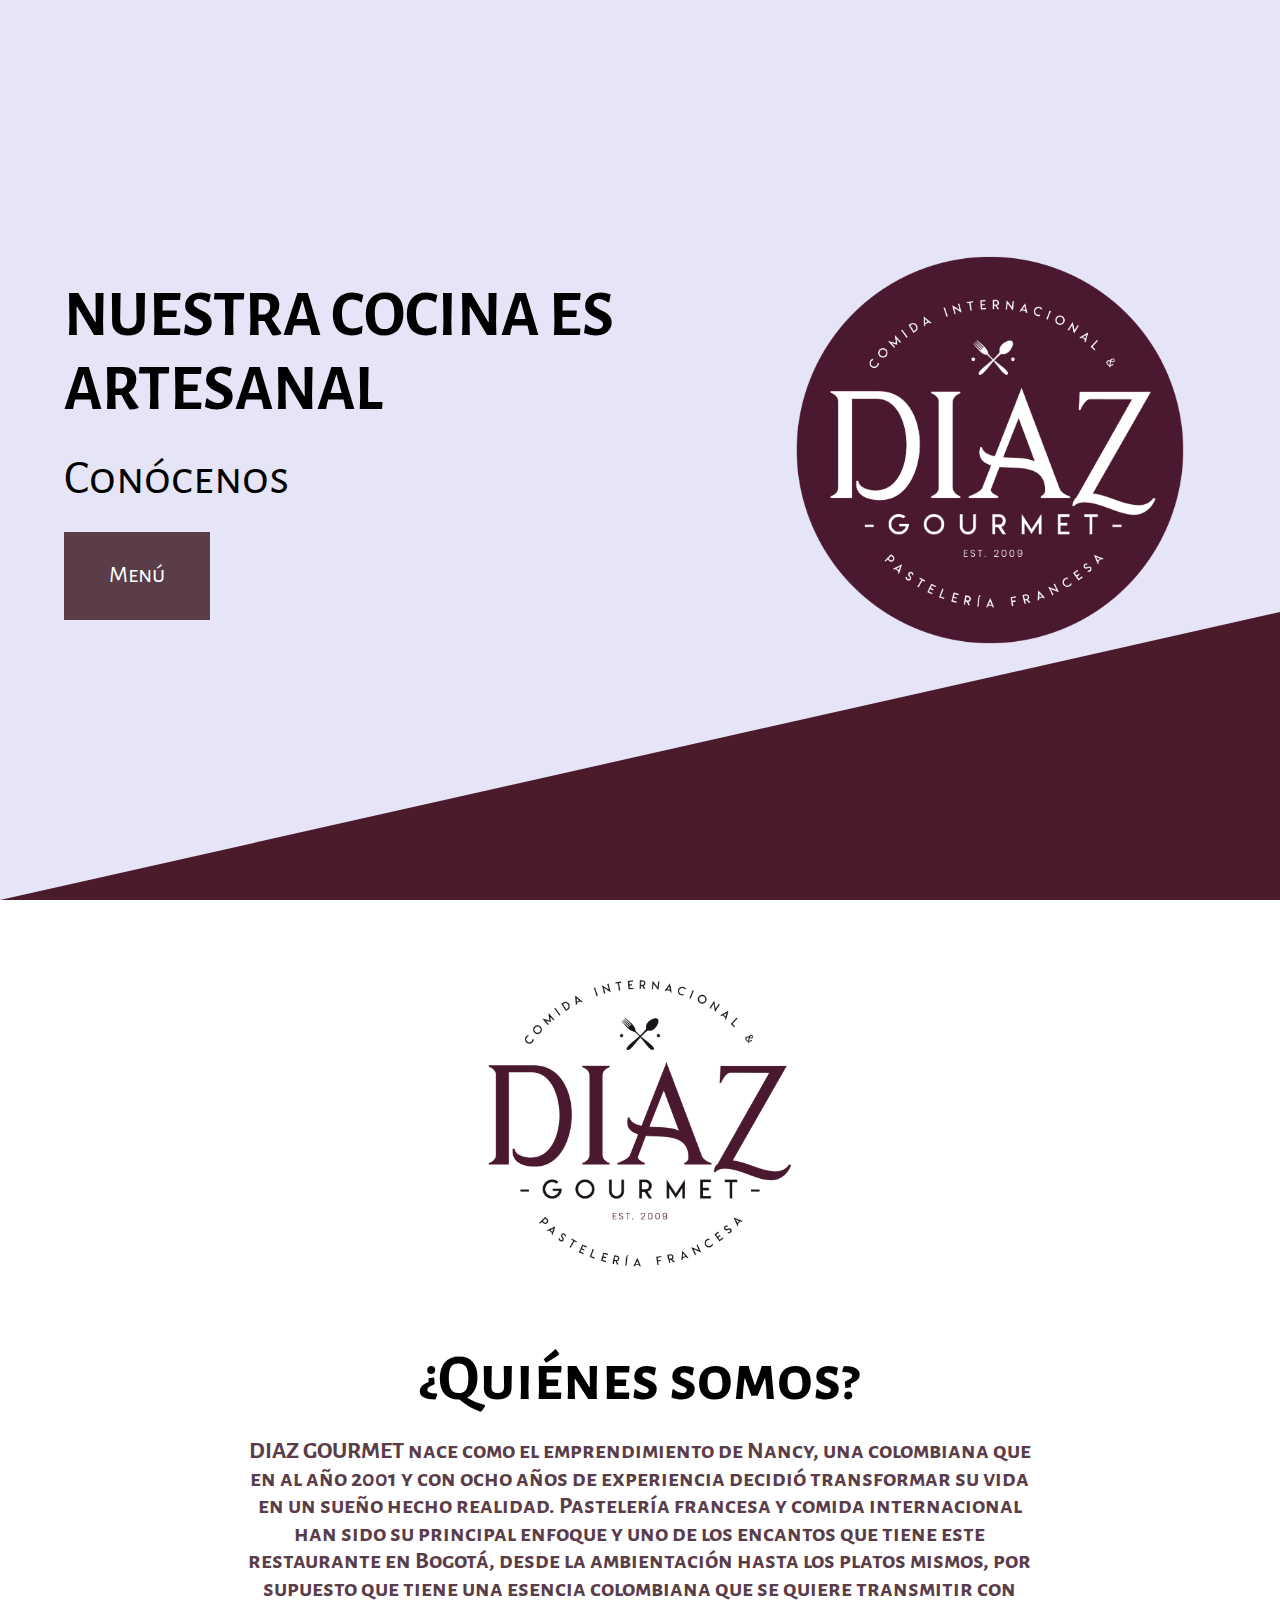
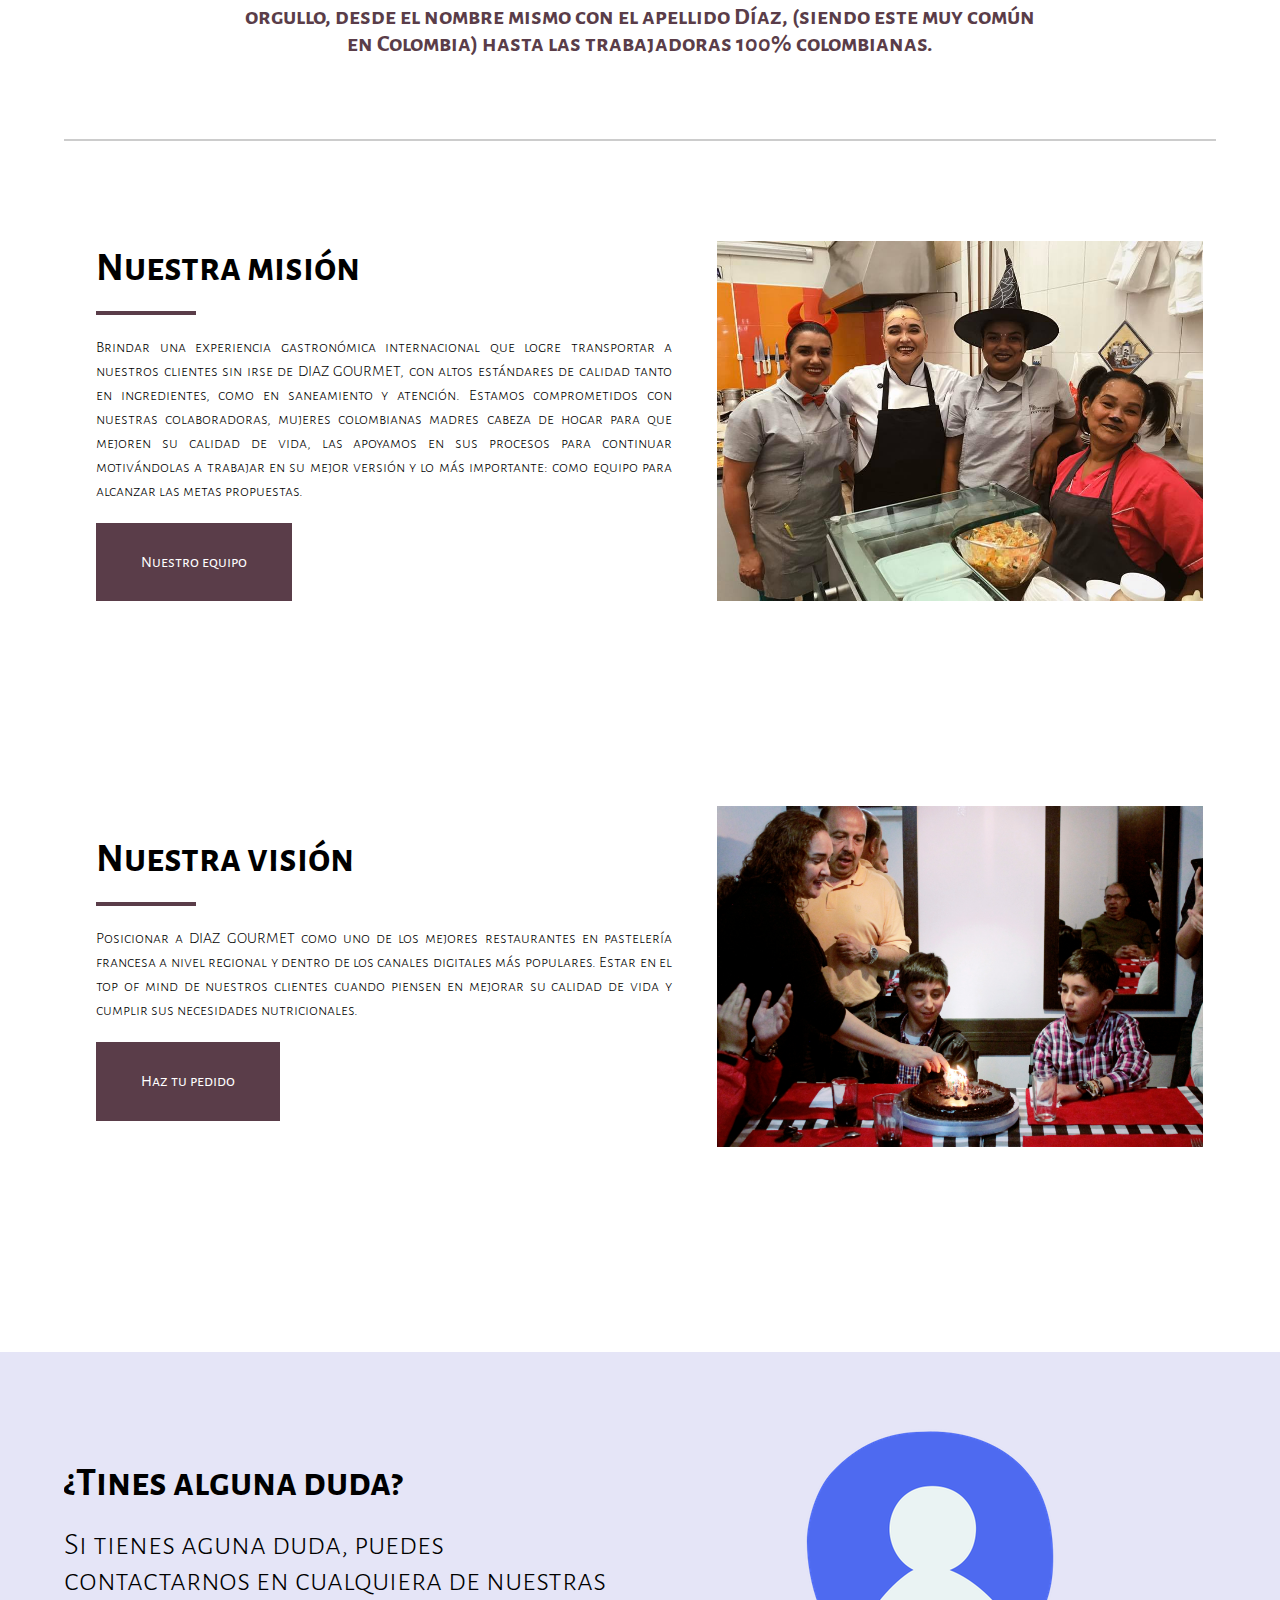
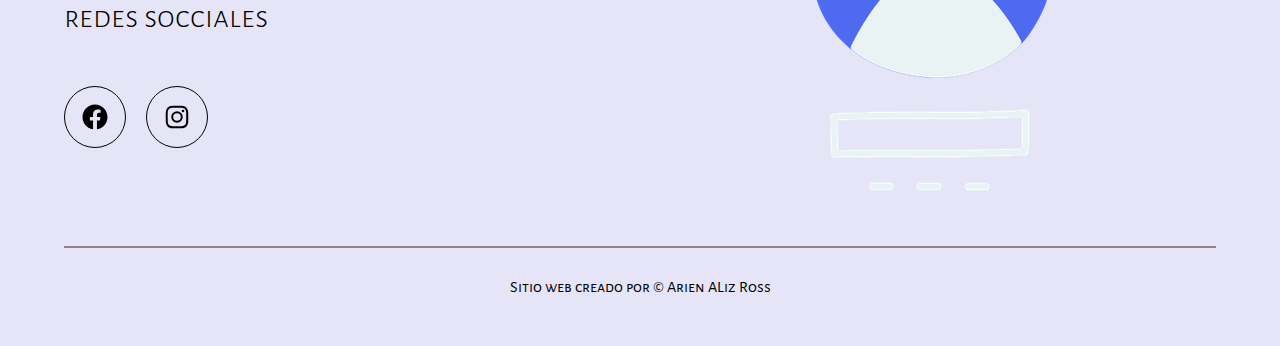
<file: index.html>
<!DOCTYPE html>
<html lang="es">

<head>
    <meta charset="UTF-8">
    <meta http-equiv="X-UA-Compatible" content="IE=edge">
    <meta name="viewport" content="width=device-width, initial-scale=1.0">
    <title>DIAZ GOURMET</title>
    <link rel="shortcut icon" href="assets/Favicon.ico" type="image/x-icon">
    <link rel="stylesheet" href="css/normalize.css">
    <link rel="stylesheet" href="css/styles.css">
</head>

<body>

    <header class="hero">

        <div class="hero_container container">
            <div class="hero_texts">
                <h1 class="hero_title">NUESTRA COCINA ES ARTESANAL</h1>
                <p class="hero_copy"> Conócenos</p>
                <a href="Menu.html" class="hero_cta">Menú</a>
            </div>

            <img src="assets/LOGO.png" class="hero_img">

        </div>
    </header>

    <main class="main">

        <section class="quienes container">

            <div class="quienes_container">
                <img src="assets/quienes.png" class="quienes_img">
                <h2 class="quienes_name"> ¿Quiénes somos?</h2>
                <p class="quienes_tag">DIAZ GOURMET nace como el emprendimiento de Nancy, una colombiana que en al año 2001 y con ocho años de experiencia decidió transformar su vida en un sueño hecho realidad. Pastelería francesa y comida internacional han sido su principal
                    enfoque y uno de los encantos que tiene este restaurante en Bogotá, desde la ambientación hasta los platos mismos, por supuesto que tiene una esencia colombiana que se quiere transmitir con orgullo, desde el nombre mismo con el apellido
                    Díaz, (siendo este muy común en Colombia) hasta las trabajadoras 100% colombianas. </p>
            </div>

        </section>

        <section class="mision container">
            <div class="mision_diaz">

                <h2 class="title title--border">Nuestra misión</h2>
                <p class="mision_paragraph"> Brindar una experiencia gastronómica internacional que logre transportar a nuestros clientes sin irse de DIAZ GOURMET, con altos estándares de calidad tanto en ingredientes, como en saneamiento y atención. Estamos comprometidos con nuestras
                    colaboradoras, mujeres colombianas madres cabeza de hogar para que mejoren su calidad de vida, las apoyamos en sus procesos para continuar motivándolas a trabajar en su mejor versión y lo más importante: como equipo para alcanzar las
                    metas propuestas. </p>
                <a href="#" class="cta"> Nuestro equipo</a>
            </div>

            <figure class="mision_picture">
                <img src="assets/mision.jpeg" class="mision_img">
            </figure>
        </section>

        <section class="vision container">
            <div class="vision_diaz">

                <h2 class="title title--border">Nuestra visión</h2>
                <p class="vision_paragraph"> Posicionar a DIAZ GOURMET como uno de los mejores restaurantes en pastelería francesa a nivel regional y dentro de los canales digitales más populares. Estar en el top of mind de nuestros clientes cuando piensen en mejorar su calidad de
                    vida y cumplir sus necesidades nutricionales. </p>
                <a href="Menu.html" class="cta"> Haz tu pedido</a>
            </div>

            <figure class="vision_picture">
                <img src="assets/vision.jpg" class="vision_img">
            </figure>
        </section>

    </main>

    <footer class="footer">

        <div class="footer_container container">

            <div class="footer_contact">

                <div class="footer_texts">
                    <h2 class="title"> ¿Tines alguna duda?</h2>
                    <p class="footer_copy"> Si tienes aguna duda, puedes contactarnos en cualquiera de nuestras redes socciales</p>
                    <div class="footer_social">
                        <a href="https://www.facebook.com/search/top?q=diaz%20gourmet" class="footer_link">
                            <img src="assets/facebook.svg" class="footer_icon">
                        </a>

                        <a href="https://www.instagram.com/diazgourmet/" class="footer_link">
                            <img src="assets/instagram.svg" class="footer_icon">
                        </a>
                    </div>
                </div>

                <figure class="footer_picture">

                    <img src="assets/contacto.png" class="footer_img">

                </figure>
            </div>
            <p class="footer_copyright">
                Sitio web creado por &copy; Arien ALiz Ross
            </p>

        </div>


    </footer>

</body>

</html>
</file>
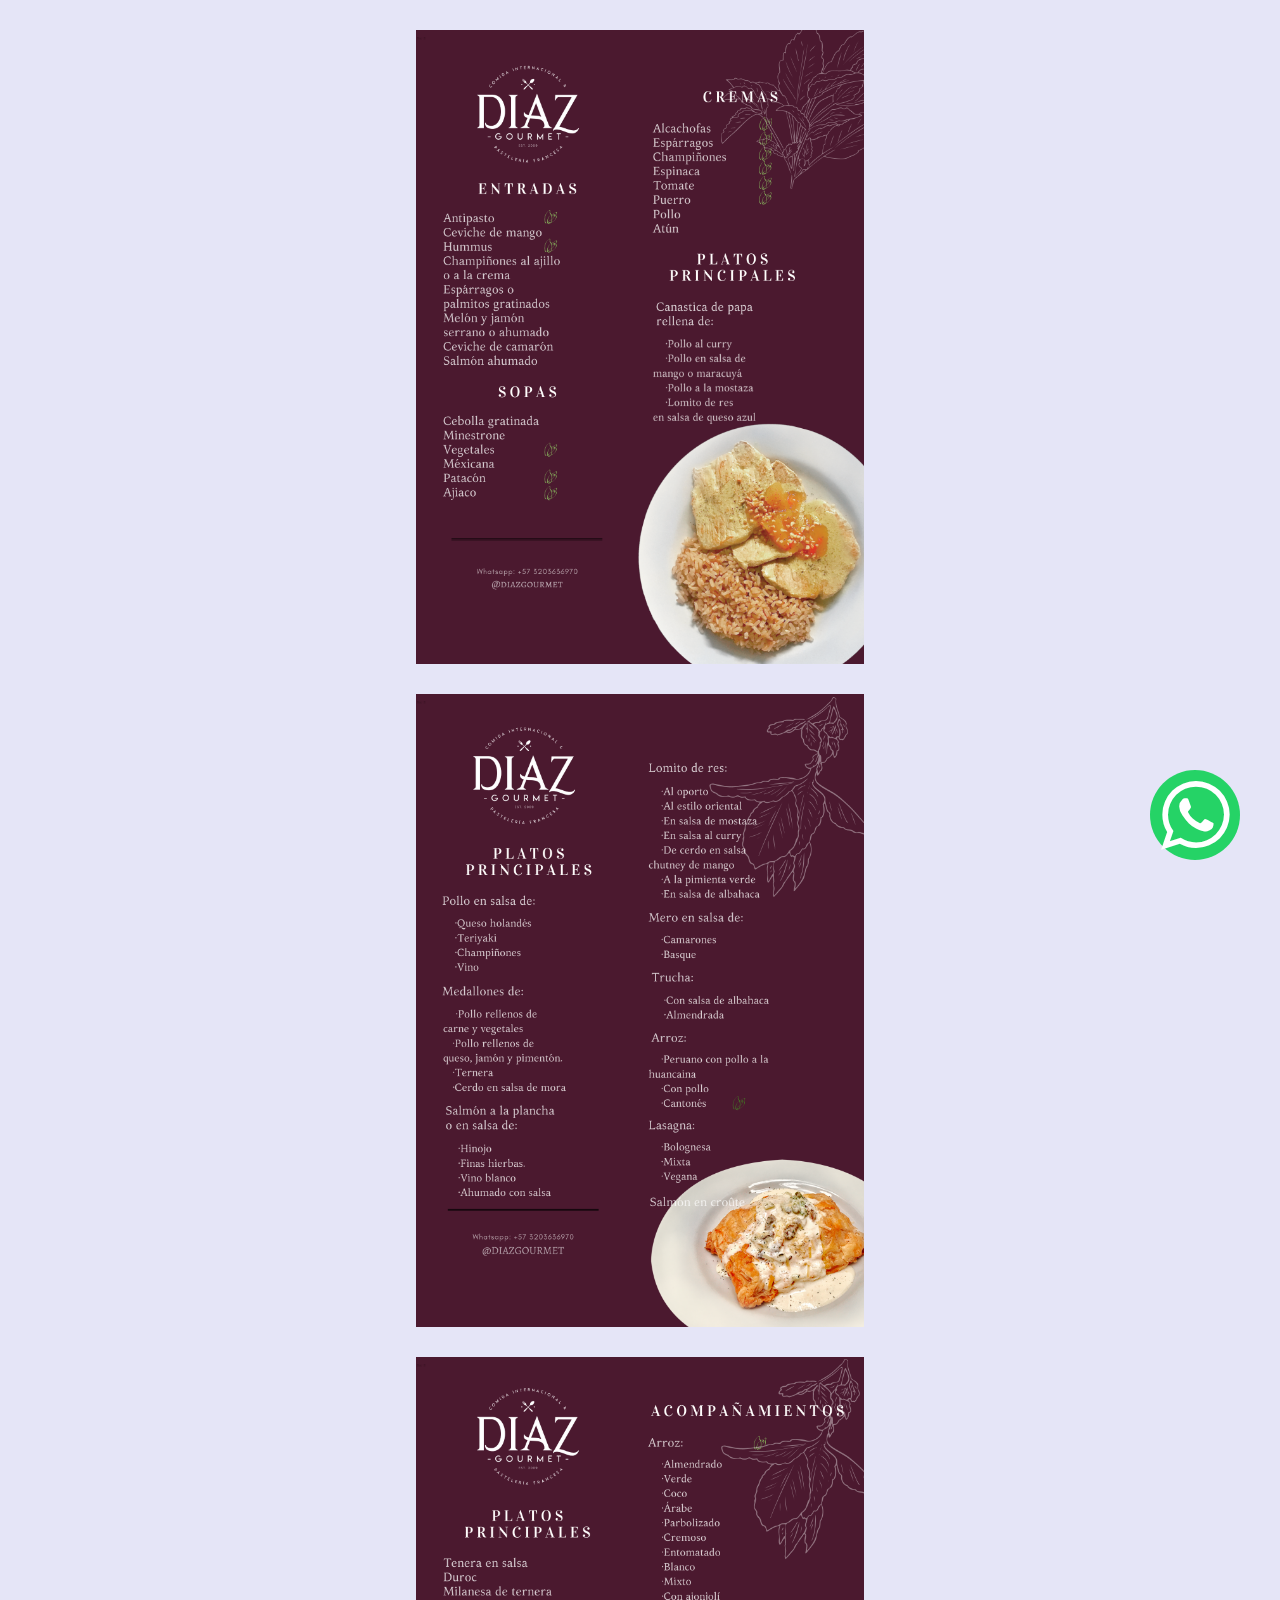
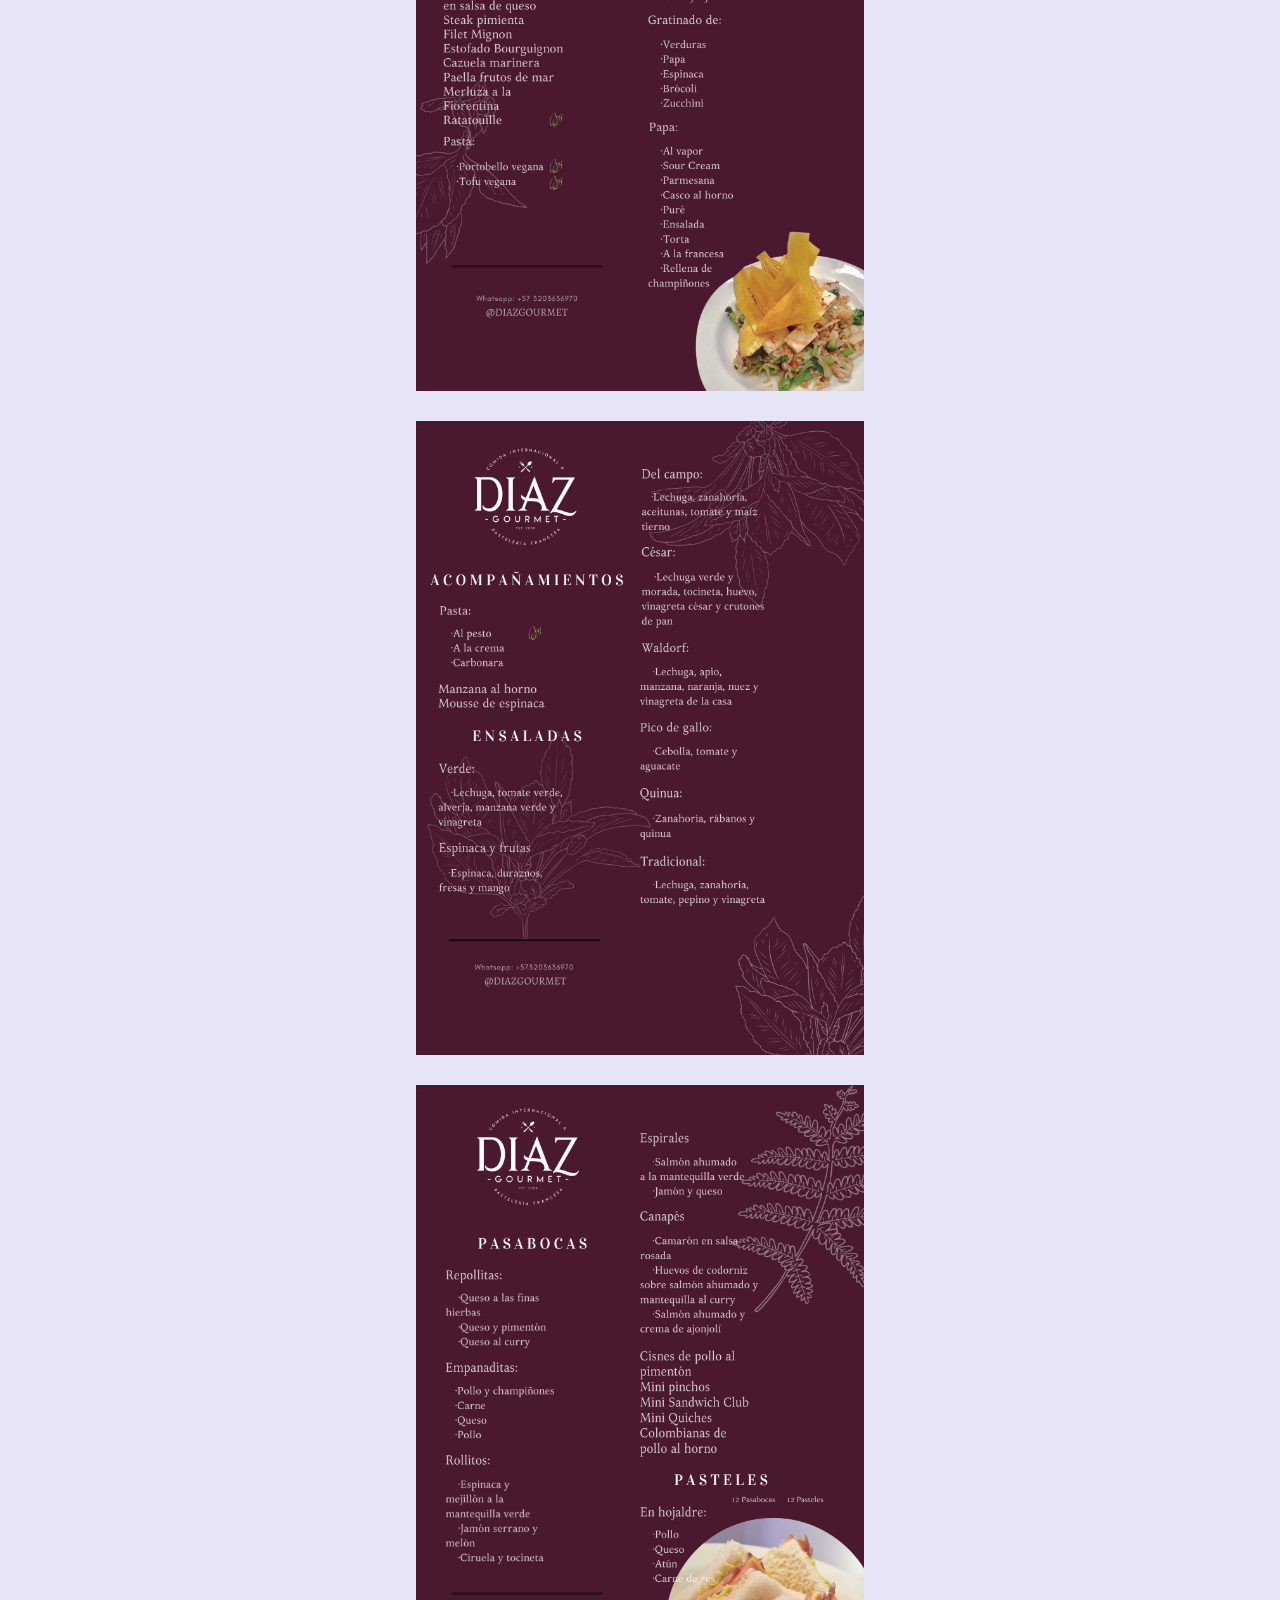
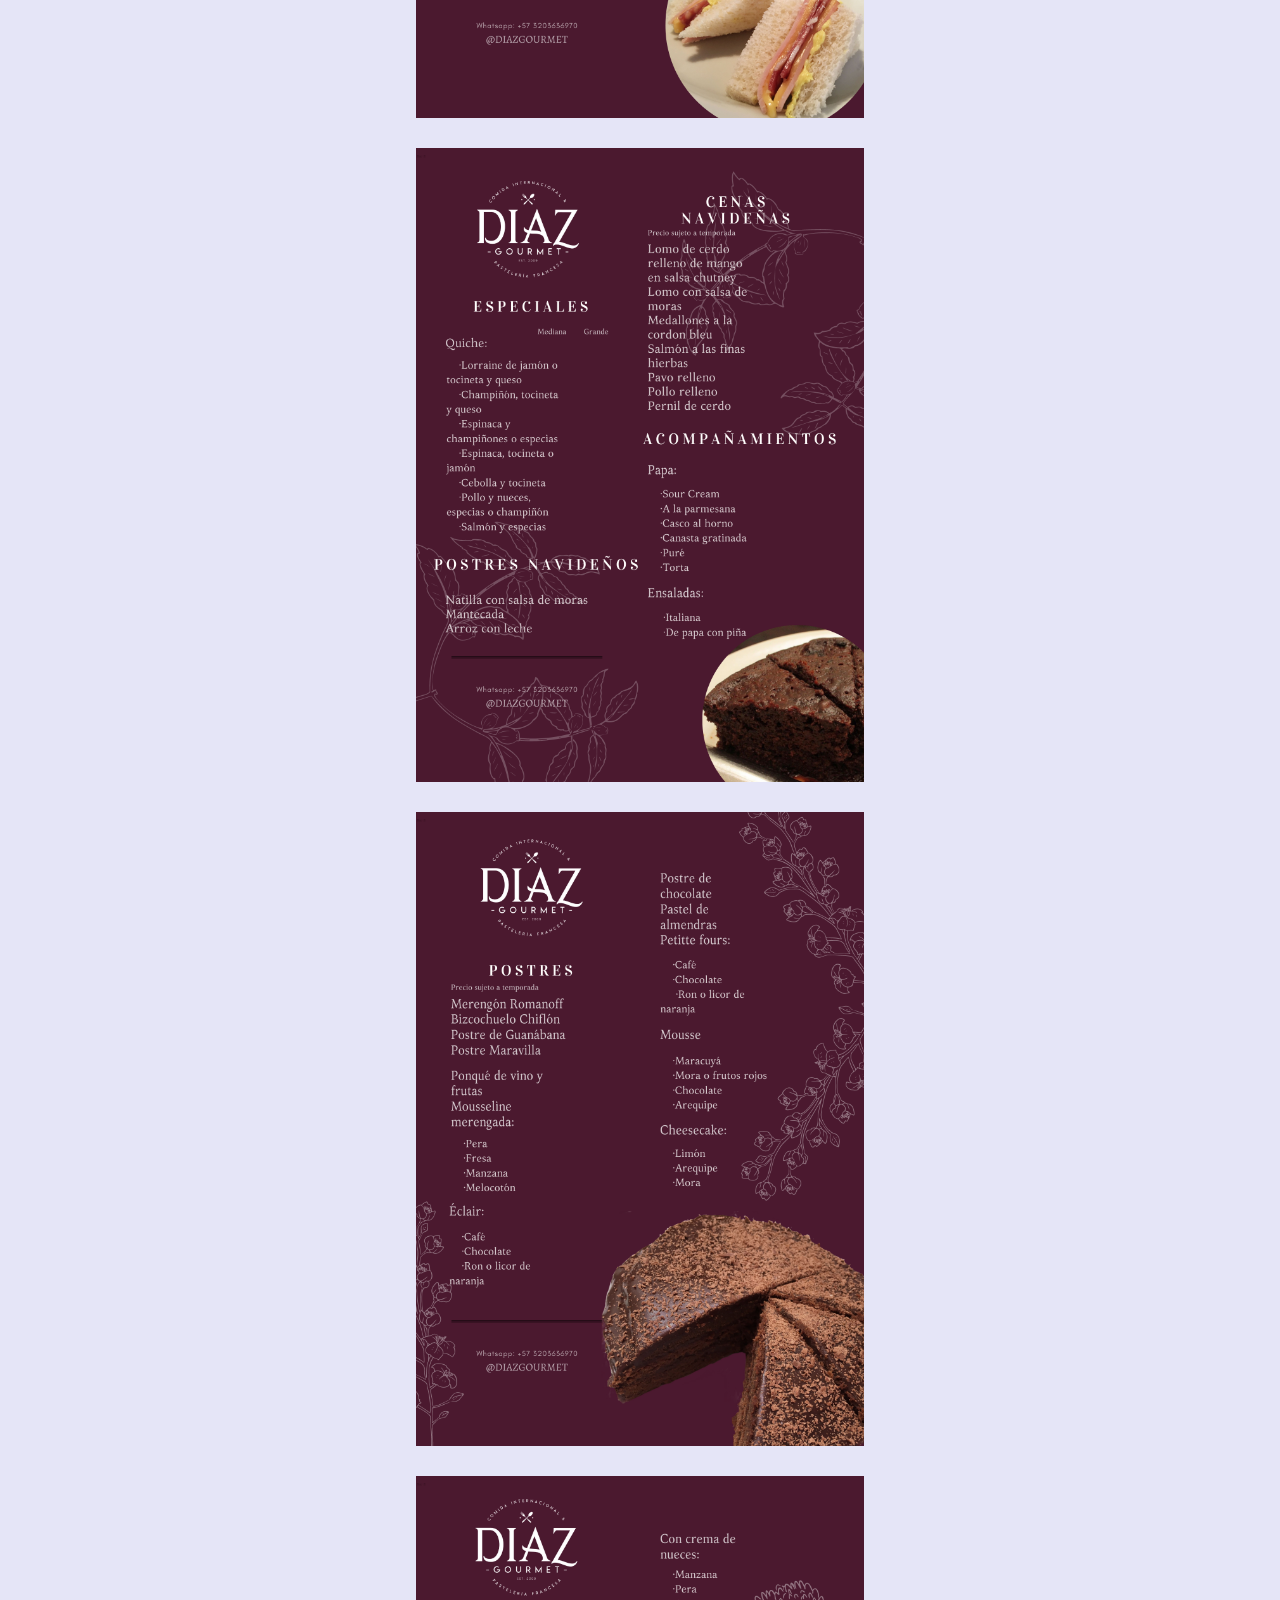
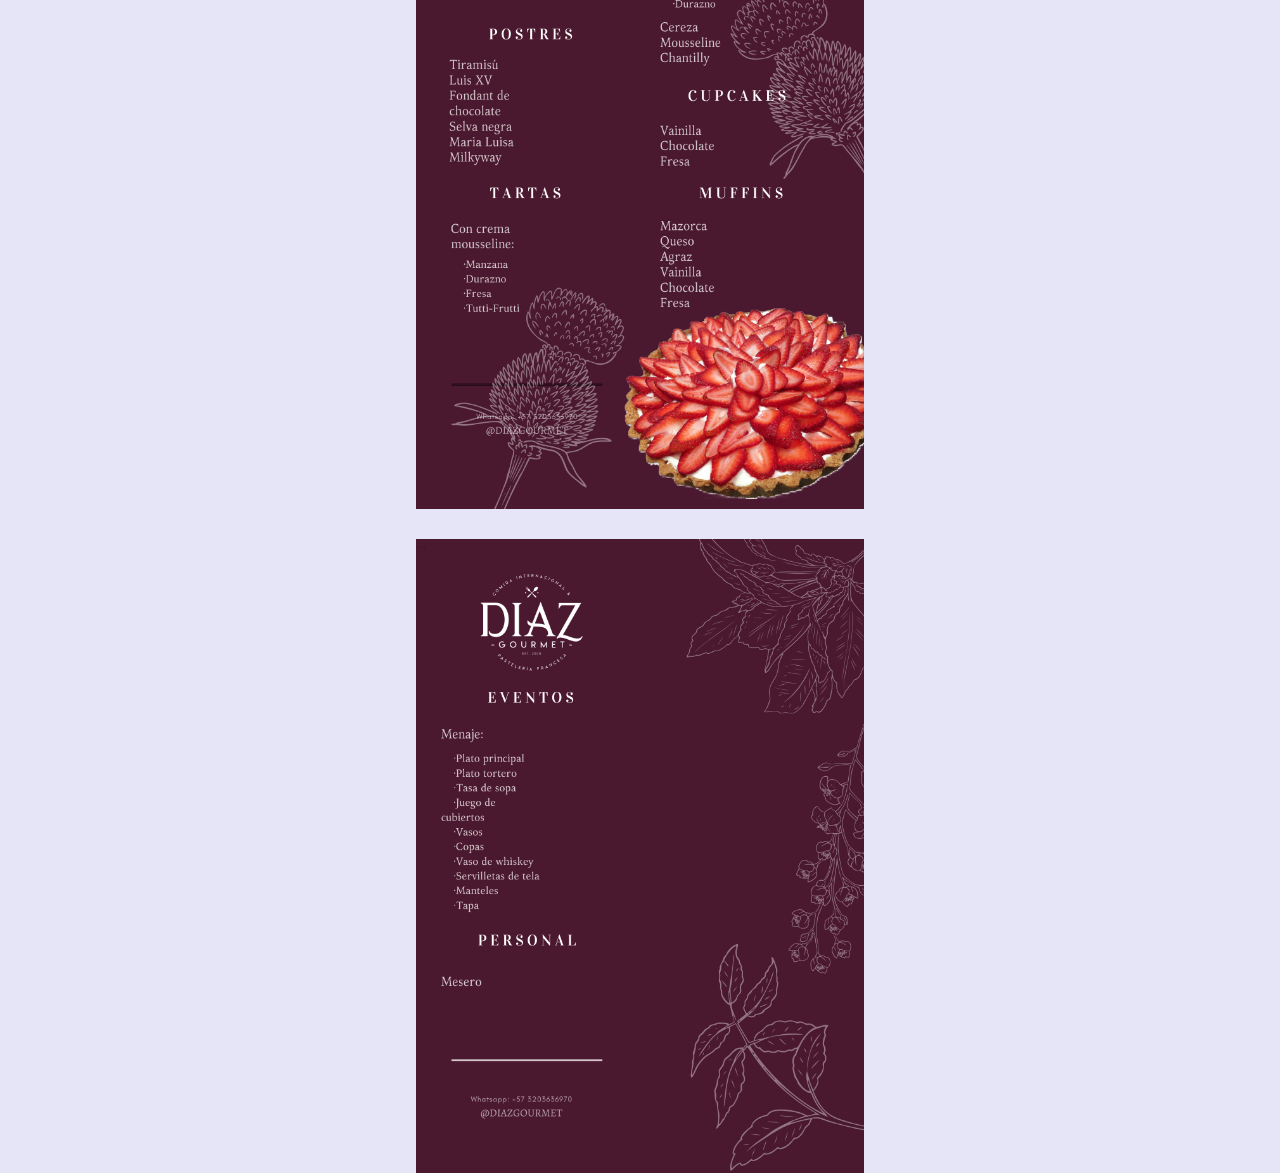
<file: Menu.html>
<!DOCTYPE html>
<html lang="en">

<head>
    <meta charset="UTF-8">
    <meta http-equiv="X-UA-Compatible" content="IE=edge">
    <meta name="viewport" content="width=device-width, initial-scale=1.0">
    <title>Menú</title>
    <link rel="shortcut icon" href="assets/Favicon.ico" type="image/x-icon">
    <link href="https://cdn.jsdelivr.net/npm/bootstrap@5.1.3/dist/css/bootstrap.min.css" rel="stylesheet" integrity="sha384-1BmE4kWBq78iYhFldvKuhfTAU6auU8tT94WrHftjDbrCEXSU1oBoqyl2QvZ6jIW3" crossorigin="anonymous">
    <link rel="stylesheet" href="css/normalize.css">
    <link rel="stylesheet" href="css/styles.css">
    <link rel="stylesheet" href="https://stackpath.bootstrapcdn.com/font-awesome/4.7.0/css/font-awesome.min.css">
    <link rel="stylesheet" href="https://unpkg.com/swiper/swiper-bundle.min.css" />

</head>


<style type="text/css">
    .whatsapp {
        position: fixed;
        width: 90px;
        height: 90px;
        bottom: 40px;
        right: 40px;
        background-color: #25d366;
        color: #FFF;
        border-radius: 50px;
        text-align: center;
        font-size: 80px;
        z-index: 100;
    }
    
    .whatsapp-icon {
        margin-top: 5px;
    }
</style>

<body>

    <a href="https://wa.me/573103124188?text=Me%20gustaría%20realizar%20el%20un%20pedido" class="whatsapp" target="_blank"> <i class="fa fa-whatsapp whatsapp-icon"></i></a>



    <img src="assets/menu1.png" class="pagimg">
    <img src="assets/menu2.png" class="pagimg">
    <img src="assets/menu3.png" class="pagimg">
    <img src="assets/menu4.png" class="pagimg">
    <img src="assets/menu5.png" class="pagimg">
    <img src="assets/menu6.png" class="pagimg">
    <img src="assets/menu7.png" class="pagimg">
    <img src="assets/menu8.png" class="pagimg">
    <img src="assets/menu9.png" class="pagimg">


</body>

</html>
</file>
<file: css/styles.css>
@import url('https://fonts.googleapis.com/css2?family=Alegreya+Sans+SC:ital,wght@0,100;0,300;1,100&display=swap');
                 :root {
                    --color-primary: #5a3d49;
                    --color-title: #000;
                    --align-title: left;
                    --padding-container: 100px 0;
                    --width-container: 90%;
                    --max-width-container: 1200px;
                    --color-btn: #5a3d49;
                    --text-btn: #fff;
                    --padding-btn: 30px 45px;
                    --height-shape: 18em;
                }
                
                body {
                    font-family: 'Alegreya Sans SC', sans-serif;
                    background-color: #e5e5f7;
                    opacity: 1;
                    background-image: radial-gradient(#aa8c9c 0.5px, transparent 0.5px), radial-gradient(#aa8c9c 0.5px, #e5e5f7 0.5px);
                    background-size: 20px 20px;
                    background-position: 0 0, 10px 10px;
                }
                
                .container {
                    width: var(--width-container);
                    max-width: var(--max-width-container);
                    padding: var(--padding-container);
                    margin: 0 auto;
                    overflow: hidden;
                }
                
                .hero {
                    height: 100vh;
                    min-width: 500px;
                    position: relative;
                    --padding-container: 0;
                }
                
                .hero::after {
                    content: "";
                    display: block;
                    position: absolute;
                    height: var(--height-shape);
                    width: 100%;
                    bottom: 0;
                    left: 0;
                    background: #4b1b2c;
                    z-index: -1;
                    clip-path: polygon(0 100%, 100% 100%, 100% 0);
                }
                
                .hero_container {
                    display: grid;
                    height: 100%;
                    grid-template-columns: 3fr 2fr;
                    place-items: center;
                    gap: 20px;
                }
                
                .hero_title {
                    font-size: 4rem;
                }
                
                .hero_copy {
                    font-size: 3rem;
                    margin: 25px 0;
                }
                
                .hero_cta {
                    display: inline-block;
                    background: var(--color-btn);
                    color: #fff;
                    padding: var(--padding-btn);
                    text-align: center;
                    text-decoration: none;
                    font-size: 1.5rem;
                }
                
                .hero_img {
                    width: 95%
                }
                /* img {
    max-width: 100%;
} */
                
                main {
                    background: #fff;
                }
                
                .title {
                    font-size: 2.5rem;
                    text-align: var(--align-title);
                    color: var(--color-title)
                }
                
                .title--border::after {
                    content: "";
                    display: block;
                    width: 100px;
                    margin-top: 20px;
                    height: 4px;
                    background: var(--color-primary);
                }
                
                .cta {
                    display: inline-block;
                    background: var(--color-btn);
                    color: var(--text-btn);
                    padding: var(--padding-btn);
                    text-align: center;
                    text-decoration: none;
                }
                /* quienes somos */
                
                .quienes {
                    text-align: center;
                    border-bottom: 2px solid #ccc;
                    --padding-container: 20px 0 60px;
                }
                
                .quienes_container {
                    width: 70%;
                    margin: 0 auto;
                }
                
                .quienes_name {
                    margin: 20px 0;
                    font-size: 4rem;
                }
                
                .quienes_tag {
                    font-weight: 700;
                    font-size: 1.5rem;
                    color: var(--color-primary);
                    margin-bottom: 20px;
                }
                
                .quienes_img {
                    width: 400px;
                    height: 400px;
                    border-radius: 50%;
                    object-fit: cover;
                    object-position: top;
                }
                /* mision */
                
                .mision {
                    display: grid;
                    grid-template-columns: 5fr 4fr;
                    place-items: center;
                }
                
                .mision_diaz {
                    width: 90%
                }
                
                .mision_paragraph {
                    text-align: justify;
                    margin: 20px 0;
                    line-height: 1.5;
                    font-weight: 300;
                }
                
                .mision_picture {
                    text-align: center;
                }
                
                .mision_img {
                    width: 95%;
                }
                /* vision */
                
                .vision {
                    display: grid;
                    grid-template-columns: 5fr 4fr;
                    place-items: center;
                }
                
                .vision_diaz {
                    width: 90%
                }
                
                .vision_paragraph {
                    text-align: justify;
                    margin: 20px 0;
                    line-height: 1.5;
                    font-weight: 300;
                }
                
                .vision_picture {
                    text-align: center;
                }
                
                .vision_img {
                    width: 95%;
                }
                /*footer */
                
                .footer {
                    position: relative;
                    --padding-container: 160px 0 50px;
                }
                
                .footer::before {
                    content: "";
                    position: absolute;
                    width: 100%;
                    height: 100px;
                    background: #fff;
                    top: 0;
                    left: 0;
                    clip-path: polygon (0 0, 100% 0, 50% 100%);
                }
                
                .footer_contact {
                    display: grid;
                    grid-template-columns: repeat(2, 1fr);
                    gap: 20px;
                    place-items: center;
                    margin-bottom: 30px;
                }
                
                .footer_texts {
                    text-align: left;
                    justify-self: left;
                }
                
                .footer_copy {
                    margin: 20px 0;
                    font-weight: 300;
                    font-size: 2rem;
                }
                
                .footer_picture {
                    margin: 0;
                }
                
                .footer_social {
                    display: flex;
                    padding-top: 30px;
                    flex-wrap: wrap;
                }
                
                .footer_link {
                    width: 60px;
                    height: 60px;
                    border: 1px solid #000;
                    border-radius: 50%;
                    margin-right: 20px;
                    margin-bottom: 20px;
                    display: flex;
                    justify-content: center;
                    align-items: center;
                }
                
                .footer_icon {
                    width: 30px;
                }
                
                .footer_copyright {
                    padding-top: 30px;
                    border-top: 2px solid #918484;
                    text-align: center;
                }
                /*menu*/
                
                .pagimg {
                    padding-top: 30px;
                    display: block;
                    margin: 0px auto;
                    align-items: center;
                    width: 35%;
                    height: 35%;
                    object-fit: cover;
                    object-position: top;
</file>
